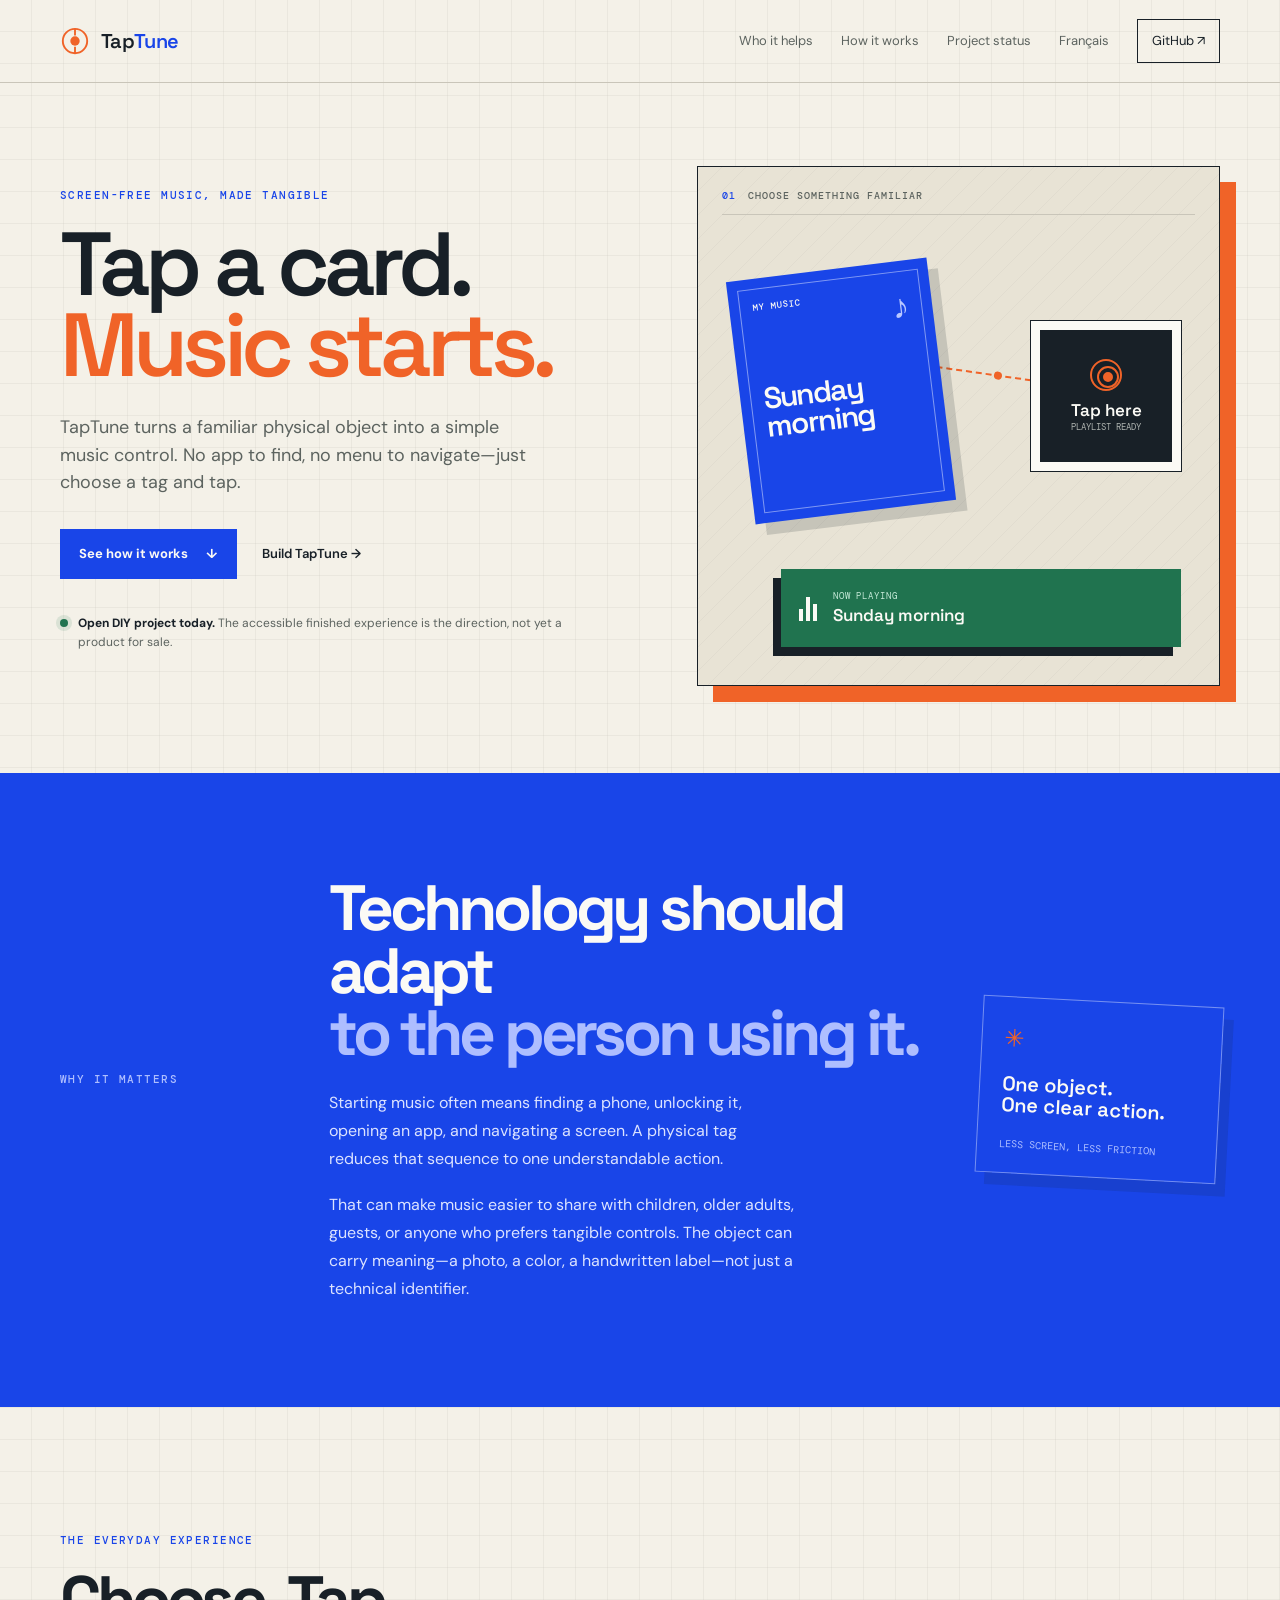
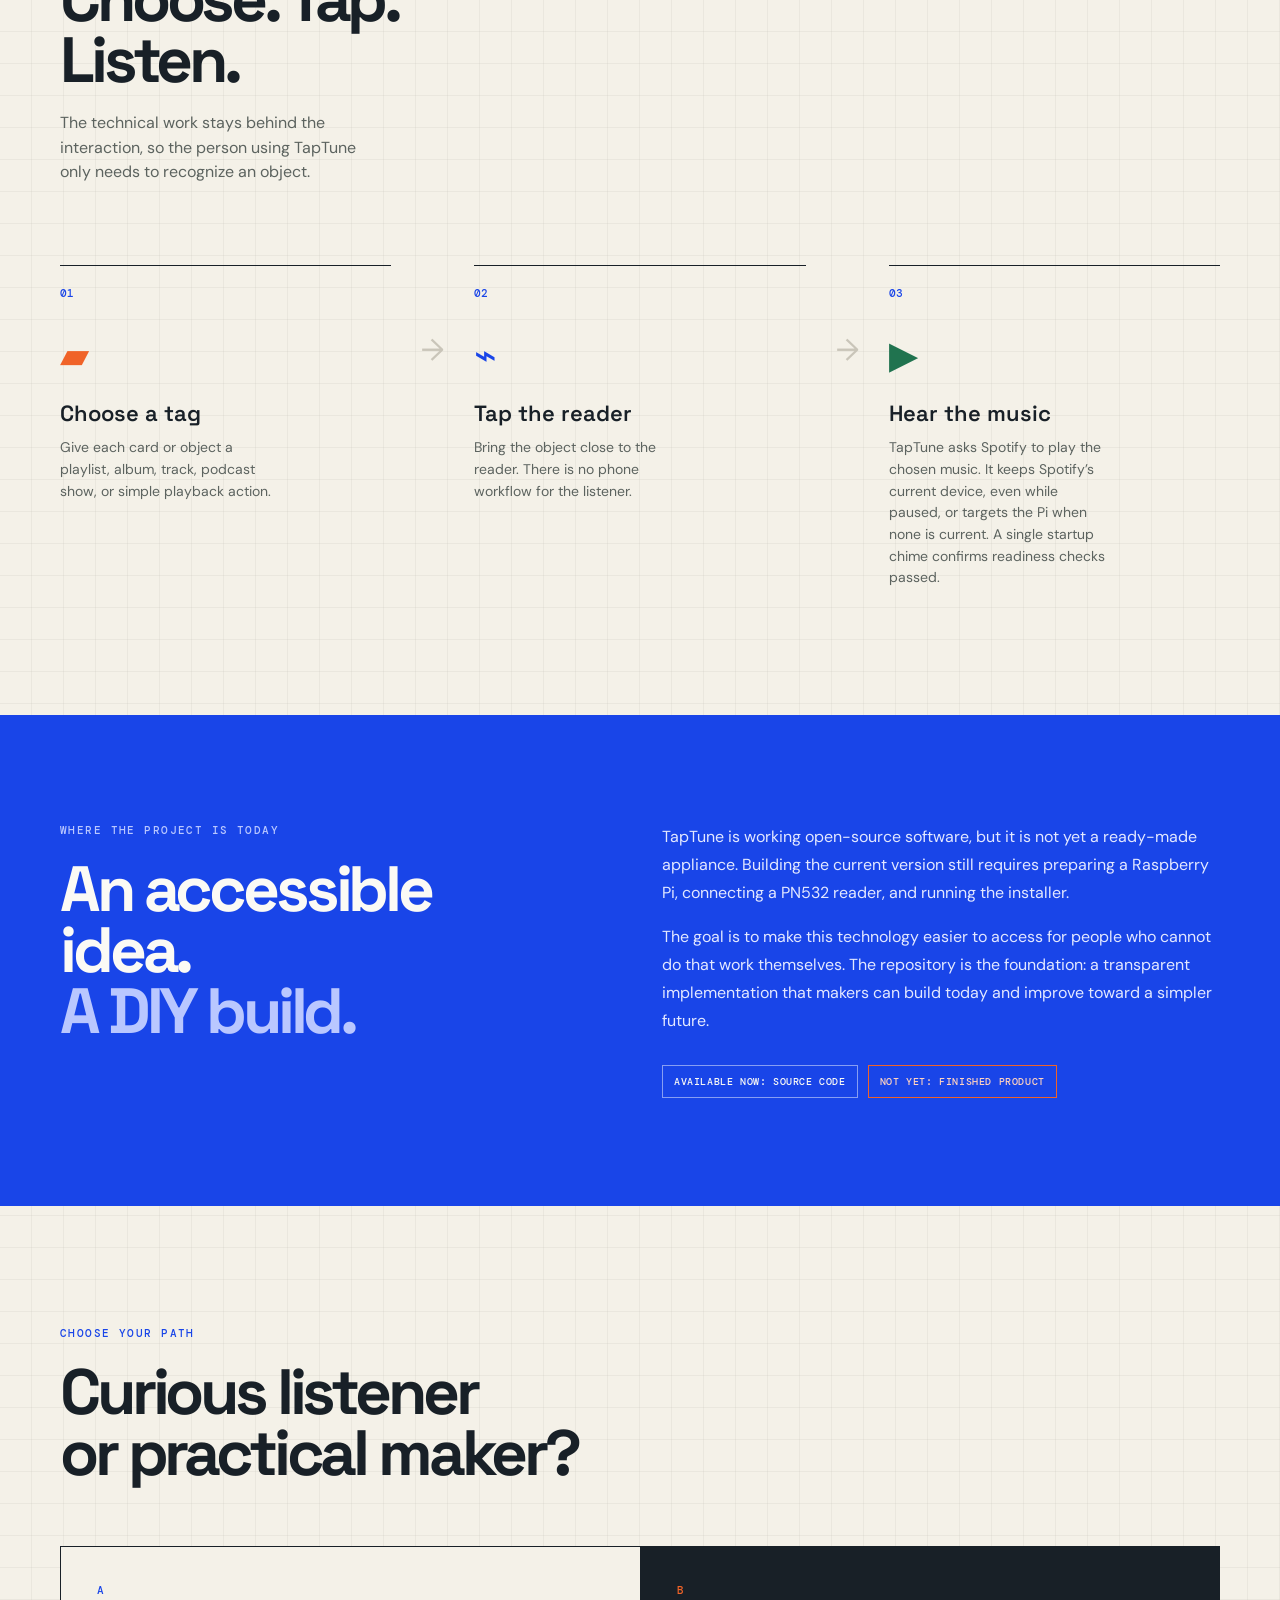
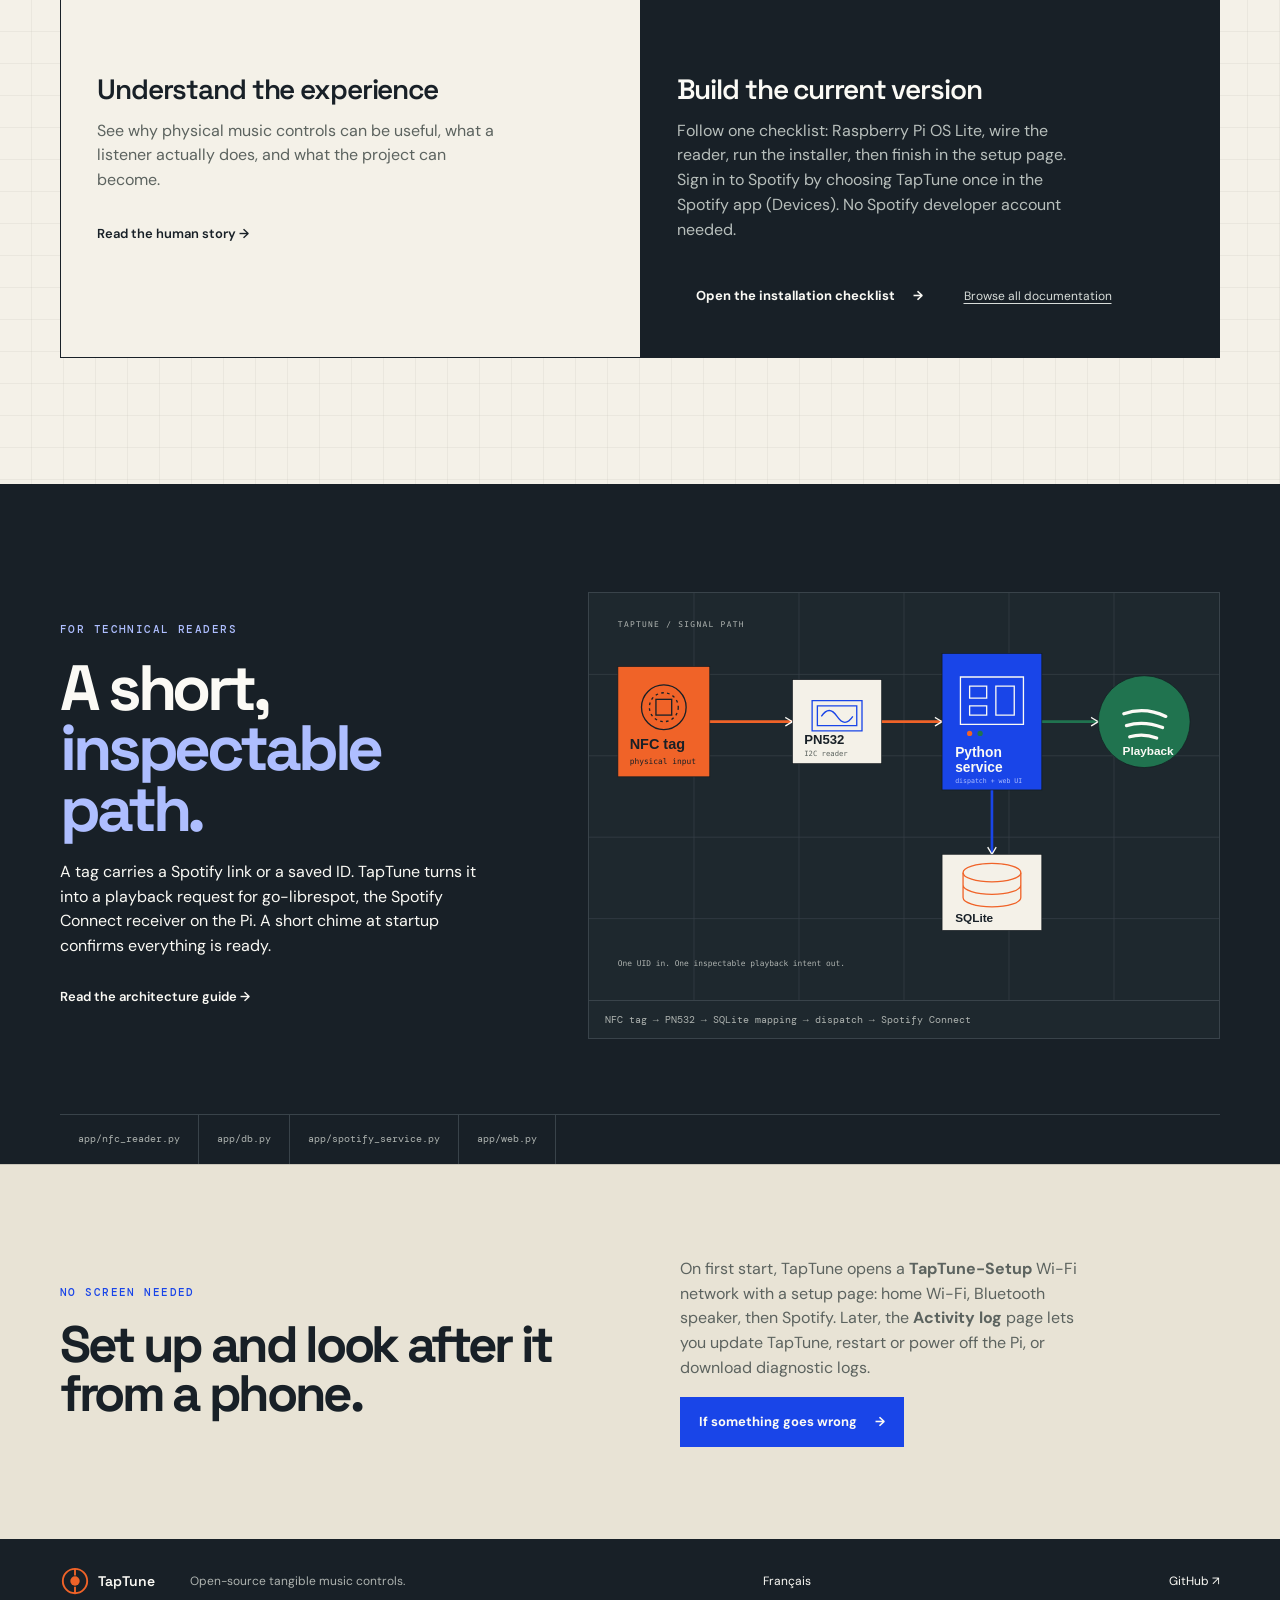
<file: docs/index.html>
<!DOCTYPE html>
<html lang="en">
  <head>
    <meta charset="UTF-8" />
    <meta name="viewport" content="width=device-width, initial-scale=1.0" />
    <meta name="theme-color" content="#f4f1e8" />
    <title>TapTune — music at the touch of a tag</title>
    <meta name="description" content="TapTune makes music easier to reach: tap a familiar NFC object to start a playlist without opening a phone." />
    <link rel="canonical" href="https://donatiencorrea.github.io/TapTune/" />
    <link rel="alternate" hreflang="en" href="https://donatiencorrea.github.io/TapTune/" />
    <link rel="alternate" hreflang="fr" href="https://donatiencorrea.github.io/TapTune/fr/" />
    <link rel="alternate" hreflang="x-default" href="https://donatiencorrea.github.io/TapTune/" />
    <link rel="stylesheet" href="styles.css" />
  </head>
  <body>
    <a class="skip-link" href="#main-content">Skip to content</a>

    <header class="site-header">
      <div class="shell header-inner">
        <a class="wordmark" href="#main-content" aria-label="TapTune home">
          <svg class="wordmark-mark" viewBox="0 0 32 32" aria-hidden="true"><circle cx="16" cy="16" r="13" /><circle cx="16" cy="16" r="5" /><path d="M16 3v7M16 22v7" /></svg>
          <span>Tap<span>Tune</span></span>
        </a>
        <nav class="site-nav" aria-label="Primary navigation">
          <a href="#for-whom">Who it helps</a>
          <a href="#how-it-works">How it works</a>
          <a href="#today">Project status</a>
          <a href="fr/" lang="fr" hreflang="fr">Français</a>
          <a class="nav-cta" href="https://github.com/DonatienCorrea/TapTune">GitHub <span aria-hidden="true">↗</span></a>
        </nav>
      </div>
    </header>

    <main id="main-content">
      <section class="hero shell">
        <div class="hero-copy">
          <p class="kicker">Screen-free music, made tangible</p>
          <h1>Tap a card.<br /><em>Music starts.</em></h1>
          <p class="hero-lede">TapTune turns a familiar physical object into a simple music control. No app to find, no menu to navigate—just choose a tag and tap.</p>
          <div class="hero-actions">
            <a class="button button-primary" href="#how-it-works">See how it works <span aria-hidden="true">↓</span></a>
            <a class="text-link" href="#build">Build TapTune <span aria-hidden="true">→</span></a>
          </div>
          <p class="hero-note"><span class="status-dot" aria-hidden="true"></span><span><strong>Open DIY project today.</strong> The accessible finished experience is the direction, not yet a product for sale.</span></p>
        </div>

        <div class="tap-demo" aria-label="Illustration: a music card is tapped on a reader and starts a playlist">
          <div class="demo-caption"><span>01</span> Choose something familiar</div>
          <div class="music-card">
            <span class="card-eyebrow">My music</span>
            <strong>Sunday<br />morning</strong>
            <span class="card-mark" aria-hidden="true">♪</span>
          </div>
          <div class="signal-line" aria-hidden="true"><span></span><span></span><span></span></div>
          <div class="tap-base">
            <span class="tap-rings" aria-hidden="true"></span>
            <strong>Tap here</strong>
            <small>playlist ready</small>
          </div>
          <div class="now-playing"><span class="equalizer" aria-hidden="true"><i></i><i></i><i></i></span><span><small>Now playing</small><strong>Sunday morning</strong></span></div>
        </div>
      </section>

      <section class="manifesto" id="for-whom">
        <div class="shell manifesto-grid">
          <p class="section-index">Why it matters</p>
          <div>
            <h2>Technology should adapt<br /><span>to the person using it.</span></h2>
            <p class="body-copy">Starting music often means finding a phone, unlocking it, opening an app, and navigating a screen. A physical tag reduces that sequence to one understandable action.</p>
            <p class="body-copy">That can make music easier to share with children, older adults, guests, or anyone who prefers tangible controls. The object can carry meaning—a photo, a color, a handwritten label—not just a technical identifier.</p>
          </div>
          <div class="fact-stamp">
            <span class="stamp-icon" aria-hidden="true">✳</span>
            <strong>One object.<br />One clear action.</strong>
            <small>less screen, less friction</small>
          </div>
        </div>
      </section>

      <section class="section shell" id="how-it-works">
        <div class="section-heading">
          <p class="section-index">The everyday experience</p>
          <h2>Choose. Tap.<br />Listen.</h2>
          <p>The technical work stays behind the interaction, so the person using TapTune only needs to recognize an object.</p>
        </div>
        <div class="loop">
          <article class="loop-step"><div class="step-number">01</div><div class="step-glyph" aria-hidden="true">▰</div><h3>Choose a tag</h3><p>Give each card or object a playlist, album, track, podcast show, or simple playback action.</p></article>
          <div class="loop-arrow" aria-hidden="true">→</div>
          <article class="loop-step"><div class="step-number">02</div><div class="step-glyph glyph-map" aria-hidden="true">⌁</div><h3>Tap the reader</h3><p>Bring the object close to the reader. There is no phone workflow for the listener.</p></article>
          <div class="loop-arrow" aria-hidden="true">→</div>
          <article class="loop-step"><div class="step-number">03</div><div class="step-glyph glyph-play" aria-hidden="true">▶</div><h3>Hear the music</h3><p>TapTune asks Spotify to play the chosen music. It keeps Spotify’s current device, even while paused, or targets the Pi when none is current. A single startup chime confirms readiness checks passed.</p></article>
        </div>
      </section>

      <section class="status-section" id="today">
        <div class="shell status-grid">
          <div>
            <p class="section-index">Where the project is today</p>
            <h2>An accessible idea.<br /><em>A DIY build.</em></h2>
          </div>
          <div class="status-copy">
            <p>TapTune is working open-source software, but it is not yet a ready-made appliance. Building the current version still requires preparing a Raspberry Pi, connecting a PN532 reader, and running the installer.</p>
            <p>The goal is to make this technology easier to access for people who cannot do that work themselves. The repository is the foundation: a transparent implementation that makers can build today and improve toward a simpler future.</p>
            <div class="status-labels"><span>Available now: source code</span><span>Not yet: finished product</span></div>
          </div>
        </div>
      </section>

      <section class="paths shell">
        <div class="section-heading">
          <p class="section-index">Choose your path</p>
          <h2>Curious listener<br />or practical maker?</h2>
        </div>
        <div class="path-grid">
          <article class="path path-listener">
            <span class="path-number">A</span>
            <h3>Understand the experience</h3>
            <p>See why physical music controls can be useful, what a listener actually does, and what the project can become.</p>
            <a class="text-link" href="#for-whom">Read the human story <span aria-hidden="true">→</span></a>
          </article>
          <article class="path path-maker" id="build">
            <span class="path-number">B</span>
            <h3>Build the current version</h3>
            <p>Follow one checklist: Raspberry Pi OS Lite, wire the reader, run the installer, then finish in the setup page. Sign in to Spotify by choosing TapTune once in the Spotify app (Devices). No Spotify developer account needed.</p>
            <a class="button button-dark" href="raspberry-pi-service.html">Open the installation checklist <span aria-hidden="true">→</span></a>
            <a class="path-secondary" href="README.html">Browse all documentation</a>
          </article>
        </div>
      </section>

      <section class="blueprint" id="architecture">
        <div class="shell blueprint-grid">
          <div class="section-heading blueprint-heading">
            <p class="section-index">For technical readers</p>
            <h2>A short,<br /><span>inspectable path.</span></h2>
            <p>A tag carries a Spotify link or a saved ID. TapTune turns it into a playback request for go-librespot, the Spotify Connect receiver on the Pi. A short chime at startup confirms everything is ready.</p>
            <a class="text-link light-link" href="architecture.html">Read the architecture guide <span aria-hidden="true">→</span></a>
          </div>
          <figure class="architecture-figure">
            <img src="assets/signal-path.svg" width="960" height="620" alt="Signal path from an NFC tag through a PN532 reader and Python service to Spotify, with SQLite storing assignments" loading="lazy" />
            <figcaption>NFC tag → PN532 → SQLite mapping → dispatch → Spotify Connect</figcaption>
          </figure>
        </div>
        <div class="shell file-strip" aria-label="Project modules"><span>app/nfc_reader.py</span><span>app/db.py</span><span>app/spotify_service.py</span><span>app/web.py</span></div>
      </section>

      <section class="simulation">
        <div class="shell simulation-grid">
          <div><p class="section-index">No screen needed</p><h2>Set up and look after it<br />from a phone.</h2></div>
          <div>
            <p>On first start, TapTune opens a <strong>TapTune-Setup</strong> Wi-Fi network with a setup page: home Wi-Fi, Bluetooth speaker, then Spotify. Later, the <strong>Activity log</strong> page lets you update TapTune, restart or power off the Pi, or download diagnostic logs.</p>
            <a class="button button-primary" href="troubleshooting.html">If something goes wrong <span aria-hidden="true">→</span></a>
          </div>
        </div>
      </section>
    </main>

    <footer class="site-footer">
      <div class="shell footer-inner">
        <p><svg class="wordmark-mark" viewBox="0 0 32 32" aria-hidden="true"><circle cx="16" cy="16" r="13" /><circle cx="16" cy="16" r="5" /><path d="M16 3v7M16 22v7" /></svg> TapTune</p>
        <p>Open-source tangible music controls.</p>
        <a href="fr/" lang="fr">Français</a>
        <a href="https://github.com/DonatienCorrea/TapTune">GitHub <span aria-hidden="true">↗</span></a>
      </div>
    </footer>
  </body>
</html>
</file>
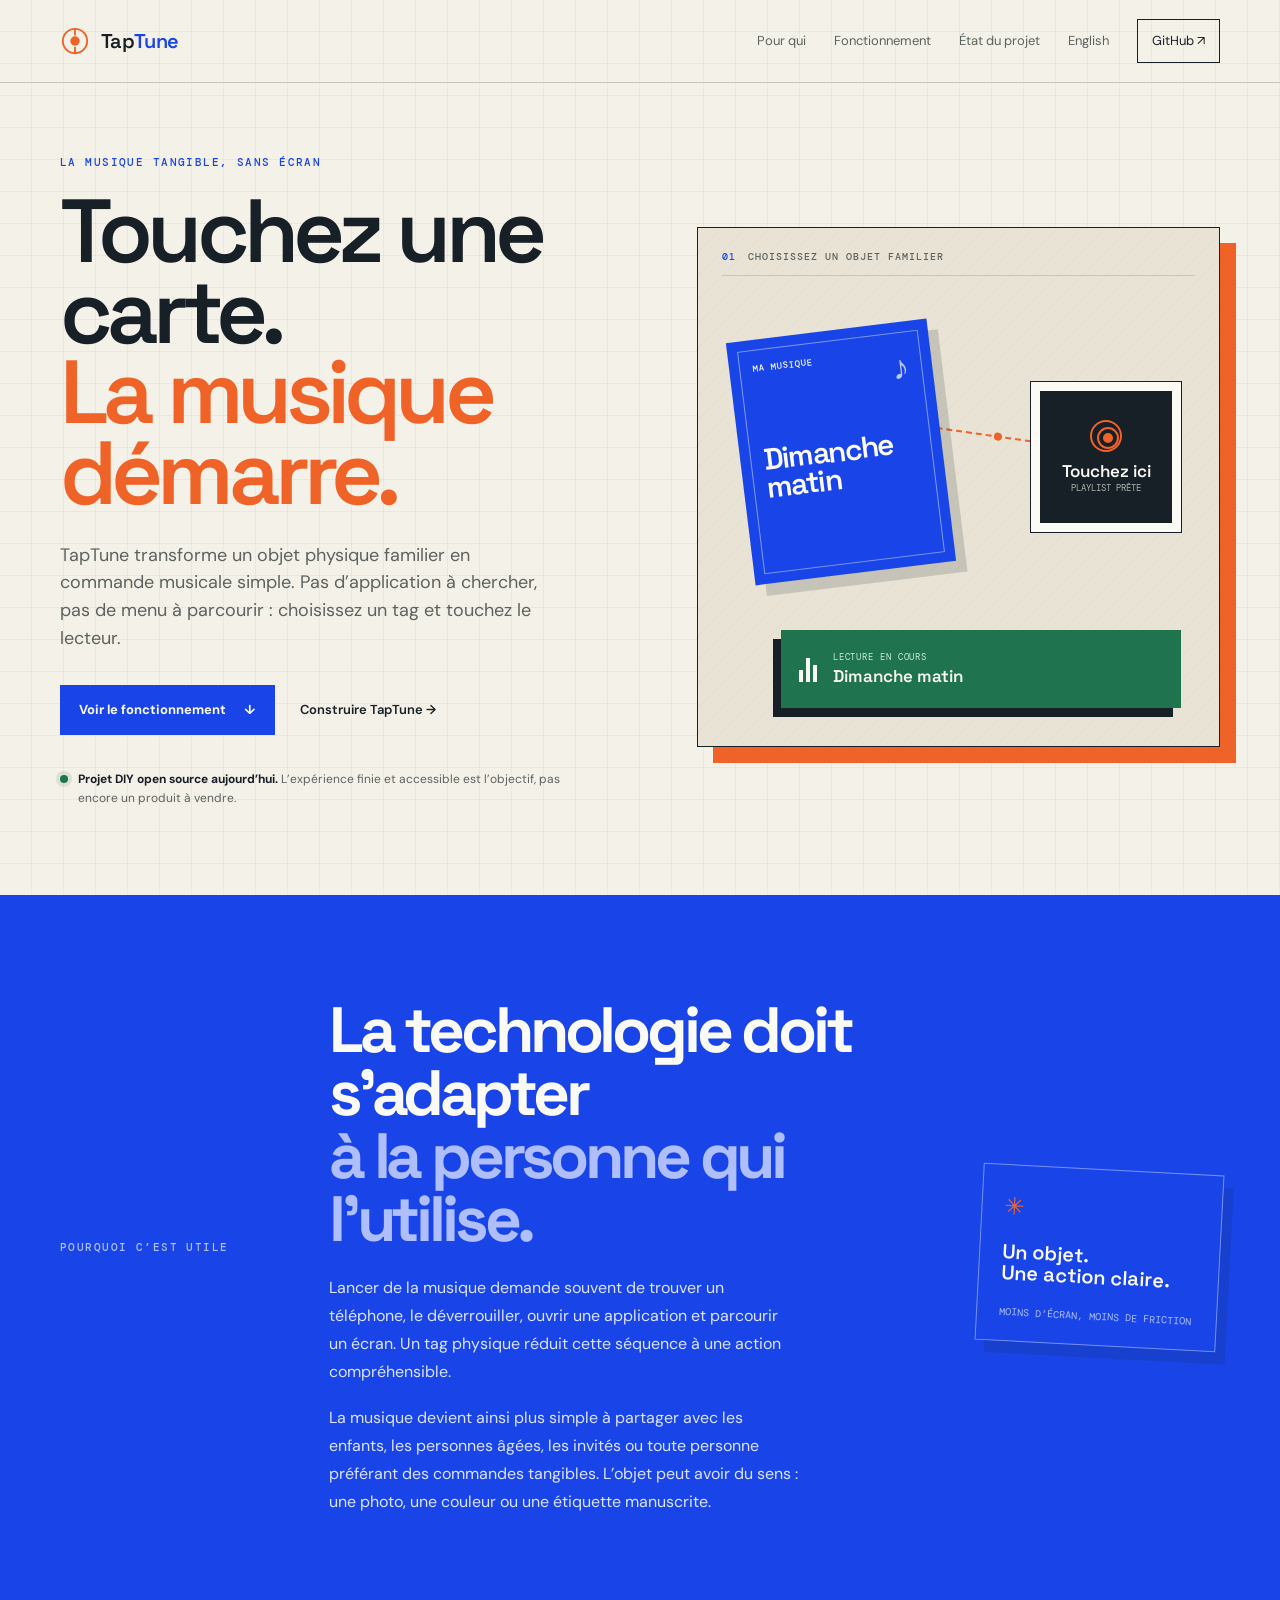
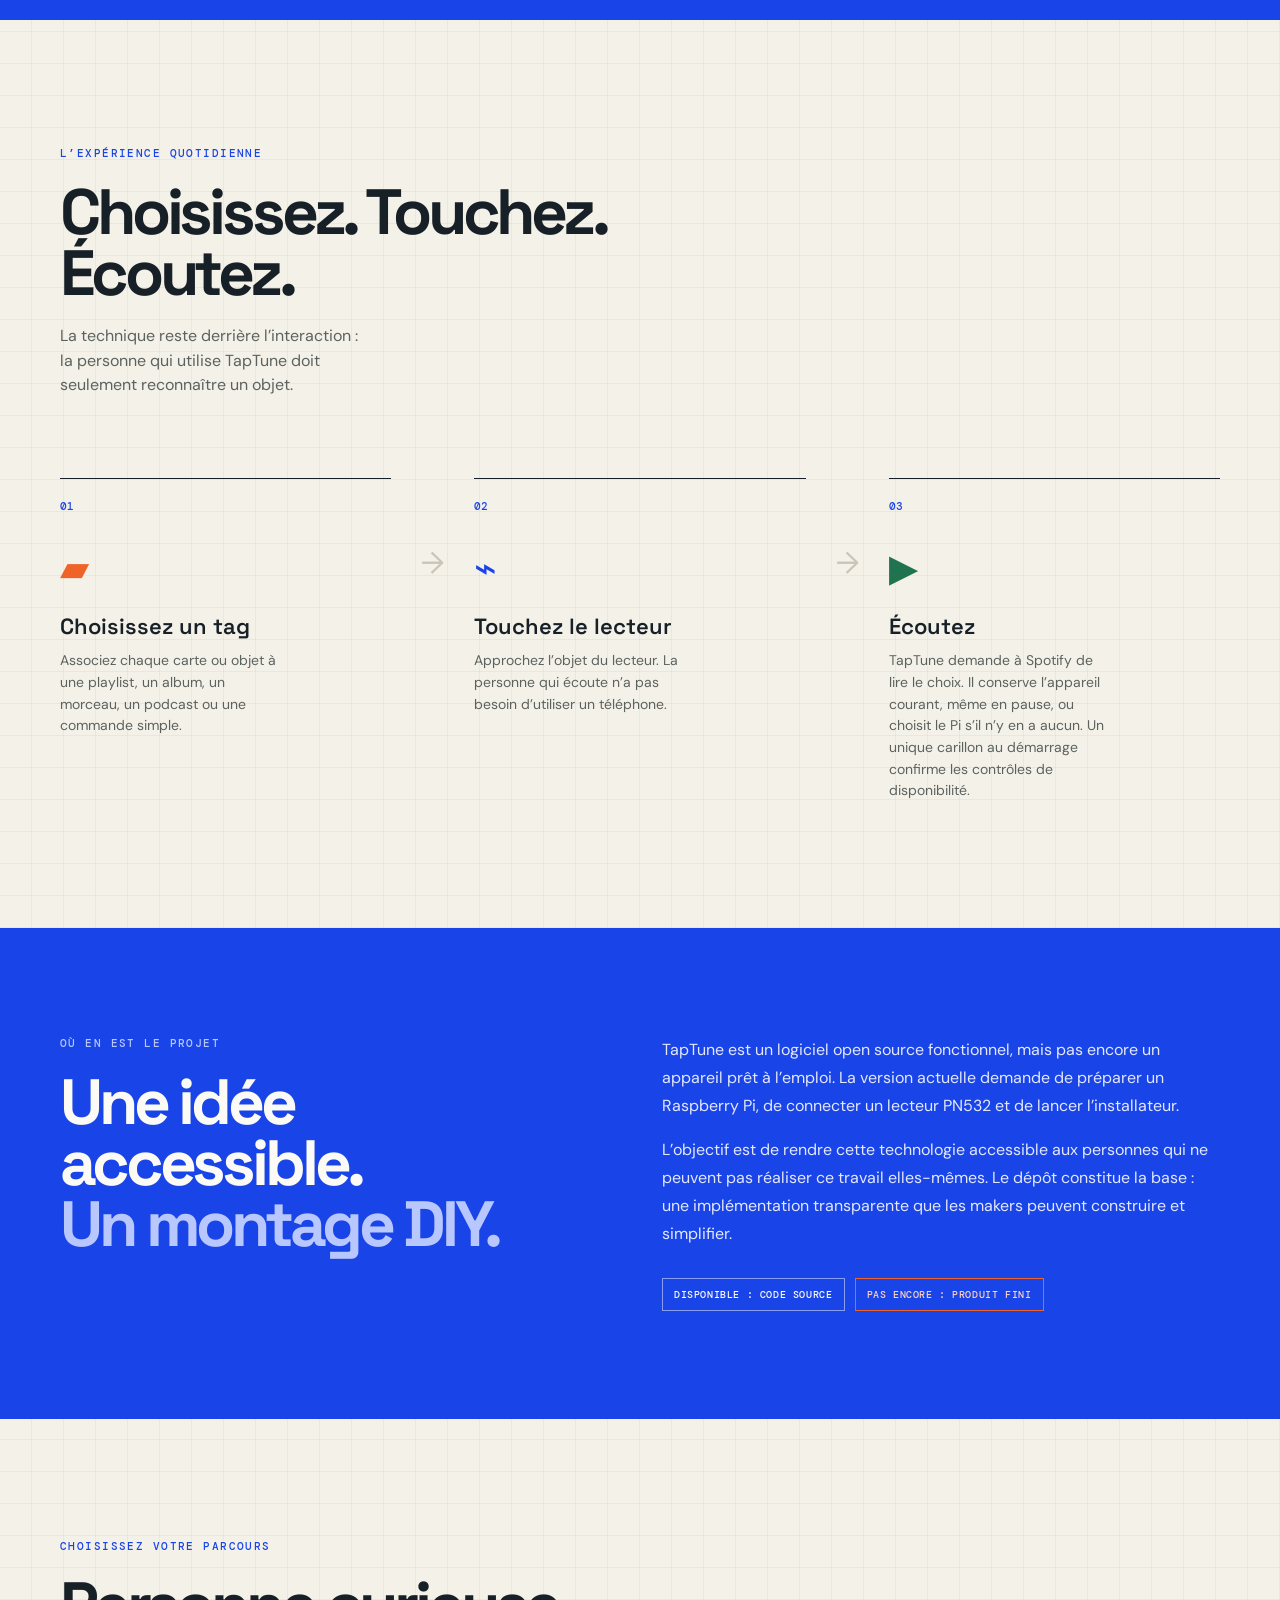
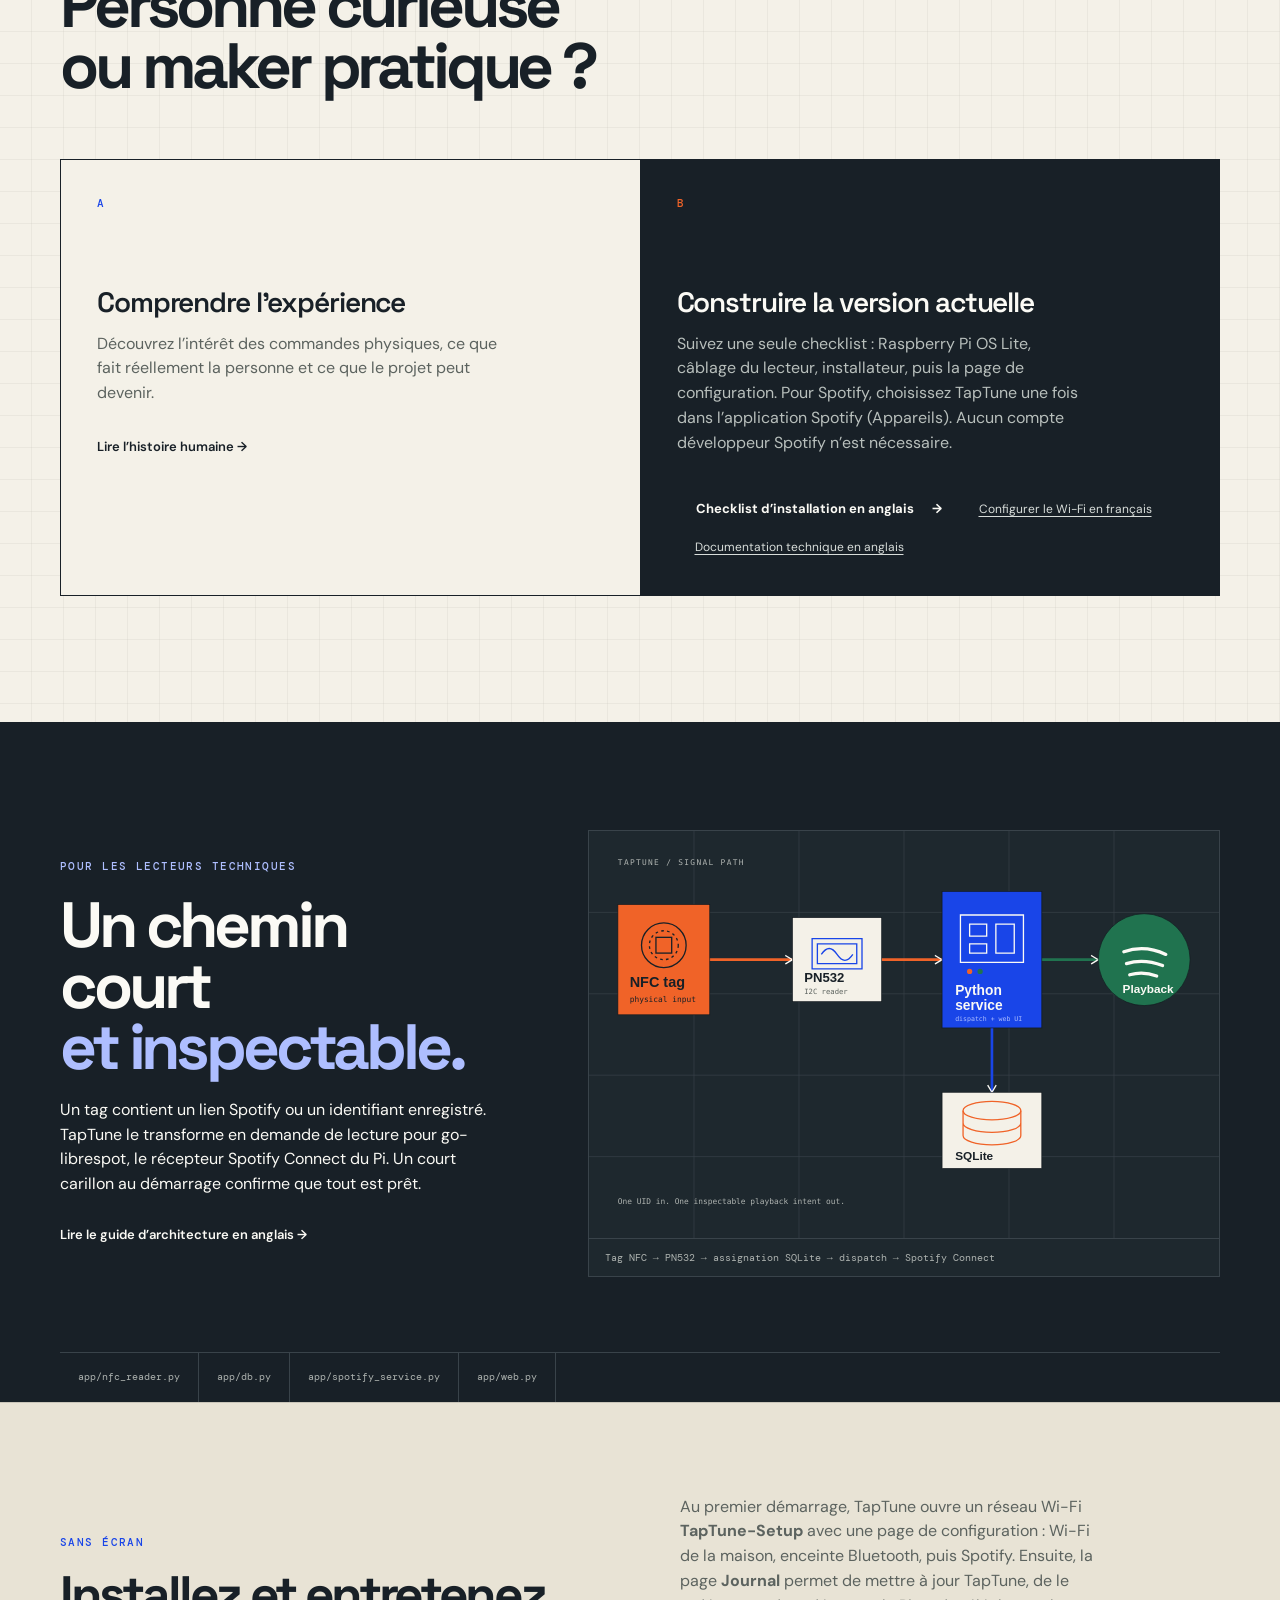
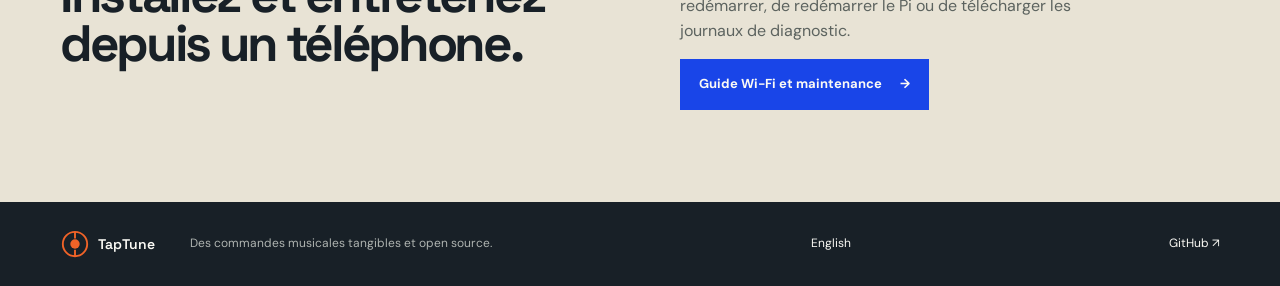
<file: docs/fr/index.html>
<!DOCTYPE html>
<html lang="fr">
  <head>
    <meta charset="UTF-8" />
    <meta name="viewport" content="width=device-width, initial-scale=1.0" />
    <meta name="theme-color" content="#f4f1e8" />
    <title>TapTune — la musique au toucher d’un tag</title>
    <meta name="description" content="TapTune rend la musique plus facile d’accès : touchez un objet NFC familier pour lancer une playlist sans ouvrir de téléphone." />
    <link rel="canonical" href="https://donatiencorrea.github.io/TapTune/fr/" />
    <link rel="alternate" hreflang="en" href="https://donatiencorrea.github.io/TapTune/" />
    <link rel="alternate" hreflang="fr" href="https://donatiencorrea.github.io/TapTune/fr/" />
    <link rel="alternate" hreflang="x-default" href="https://donatiencorrea.github.io/TapTune/" />
    <link rel="stylesheet" href="../styles.css" />
  </head>
  <body>
    <a class="skip-link" href="#main-content">Aller au contenu</a>

    <header class="site-header">
      <div class="shell header-inner">
        <a class="wordmark" href="#main-content" aria-label="Accueil TapTune">
          <svg class="wordmark-mark" viewBox="0 0 32 32" aria-hidden="true"><circle cx="16" cy="16" r="13" /><circle cx="16" cy="16" r="5" /><path d="M16 3v7M16 22v7" /></svg>
          <span>Tap<span>Tune</span></span>
        </a>
        <nav class="site-nav" aria-label="Navigation principale">
          <a href="#for-whom">Pour qui</a>
          <a href="#how-it-works">Fonctionnement</a>
          <a href="#today">État du projet</a>
          <a href="../" lang="en" hreflang="en">English</a>
          <a class="nav-cta" href="https://github.com/DonatienCorrea/TapTune">GitHub <span aria-hidden="true">↗</span></a>
        </nav>
      </div>
    </header>

    <main id="main-content">
      <section class="hero shell">
        <div class="hero-copy">
          <p class="kicker">La musique tangible, sans écran</p>
          <h1>Touchez une carte.<br /><em>La musique démarre.</em></h1>
          <p class="hero-lede">TapTune transforme un objet physique familier en commande musicale simple. Pas d’application à chercher, pas de menu à parcourir : choisissez un tag et touchez le lecteur.</p>
          <div class="hero-actions">
            <a class="button button-primary" href="#how-it-works">Voir le fonctionnement <span aria-hidden="true">↓</span></a>
            <a class="text-link" href="#build">Construire TapTune <span aria-hidden="true">→</span></a>
          </div>
          <p class="hero-note"><span class="status-dot" aria-hidden="true"></span><span><strong>Projet DIY open source aujourd’hui.</strong> L’expérience finie et accessible est l’objectif, pas encore un produit à vendre.</span></p>
        </div>

        <div class="tap-demo" aria-label="Illustration : une carte musicale touche un lecteur et lance une playlist">
          <div class="demo-caption"><span>01</span> Choisissez un objet familier</div>
          <div class="music-card">
            <span class="card-eyebrow">Ma musique</span>
            <strong>Dimanche<br />matin</strong>
            <span class="card-mark" aria-hidden="true">♪</span>
          </div>
          <div class="signal-line" aria-hidden="true"><span></span><span></span><span></span></div>
          <div class="tap-base">
            <span class="tap-rings" aria-hidden="true"></span>
            <strong>Touchez ici</strong>
            <small>playlist prête</small>
          </div>
          <div class="now-playing"><span class="equalizer" aria-hidden="true"><i></i><i></i><i></i></span><span><small>Lecture en cours</small><strong>Dimanche matin</strong></span></div>
        </div>
      </section>

      <section class="manifesto" id="for-whom">
        <div class="shell manifesto-grid">
          <p class="section-index">Pourquoi c’est utile</p>
          <div>
            <h2>La technologie doit s’adapter<br /><span>à la personne qui l’utilise.</span></h2>
            <p class="body-copy">Lancer de la musique demande souvent de trouver un téléphone, le déverrouiller, ouvrir une application et parcourir un écran. Un tag physique réduit cette séquence à une action compréhensible.</p>
            <p class="body-copy">La musique devient ainsi plus simple à partager avec les enfants, les personnes âgées, les invités ou toute personne préférant des commandes tangibles. L’objet peut avoir du sens : une photo, une couleur ou une étiquette manuscrite.</p>
          </div>
          <div class="fact-stamp">
            <span class="stamp-icon" aria-hidden="true">✳</span>
            <strong>Un objet.<br />Une action claire.</strong>
            <small>moins d’écran, moins de friction</small>
          </div>
        </div>
      </section>

      <section class="section shell" id="how-it-works">
        <div class="section-heading">
          <p class="section-index">L’expérience quotidienne</p>
          <h2>Choisissez. Touchez.<br />Écoutez.</h2>
          <p>La technique reste derrière l’interaction : la personne qui utilise TapTune doit seulement reconnaître un objet.</p>
        </div>
        <div class="loop">
          <article class="loop-step"><div class="step-number">01</div><div class="step-glyph" aria-hidden="true">▰</div><h3>Choisissez un tag</h3><p>Associez chaque carte ou objet à une playlist, un album, un morceau, un podcast ou une commande simple.</p></article>
          <div class="loop-arrow" aria-hidden="true">→</div>
          <article class="loop-step"><div class="step-number">02</div><div class="step-glyph glyph-map" aria-hidden="true">⌁</div><h3>Touchez le lecteur</h3><p>Approchez l’objet du lecteur. La personne qui écoute n’a pas besoin d’utiliser un téléphone.</p></article>
          <div class="loop-arrow" aria-hidden="true">→</div>
          <article class="loop-step"><div class="step-number">03</div><div class="step-glyph glyph-play" aria-hidden="true">▶</div><h3>Écoutez</h3><p>TapTune demande à Spotify de lire le choix. Il conserve l’appareil courant, même en pause, ou choisit le Pi s’il n’y en a aucun. Un unique carillon au démarrage confirme les contrôles de disponibilité.</p></article>
        </div>
      </section>

      <section class="status-section" id="today">
        <div class="shell status-grid">
          <div><p class="section-index">Où en est le projet</p><h2>Une idée accessible.<br /><em>Un montage DIY.</em></h2></div>
          <div class="status-copy">
            <p>TapTune est un logiciel open source fonctionnel, mais pas encore un appareil prêt à l’emploi. La version actuelle demande de préparer un Raspberry Pi, de connecter un lecteur PN532 et de lancer l’installateur.</p>
            <p>L’objectif est de rendre cette technologie accessible aux personnes qui ne peuvent pas réaliser ce travail elles-mêmes. Le dépôt constitue la base : une implémentation transparente que les makers peuvent construire et simplifier.</p>
            <div class="status-labels"><span>Disponible : code source</span><span>Pas encore : produit fini</span></div>
          </div>
        </div>
      </section>

      <section class="paths shell">
        <div class="section-heading"><p class="section-index">Choisissez votre parcours</p><h2>Personne curieuse<br />ou maker pratique ?</h2></div>
        <div class="path-grid">
          <article class="path path-listener"><span class="path-number">A</span><h3>Comprendre l’expérience</h3><p>Découvrez l’intérêt des commandes physiques, ce que fait réellement la personne et ce que le projet peut devenir.</p><a class="text-link" href="#for-whom">Lire l’histoire humaine <span aria-hidden="true">→</span></a></article>
          <article class="path path-maker" id="build"><span class="path-number">B</span><h3>Construire la version actuelle</h3><p>Suivez une seule checklist : Raspberry Pi OS Lite, câblage du lecteur, installateur, puis la page de configuration. Pour Spotify, choisissez TapTune une fois dans l’application Spotify (Appareils). Aucun compte développeur Spotify n’est nécessaire.</p><a class="button button-dark" href="../raspberry-pi-service.html">Checklist d’installation en anglais <span aria-hidden="true">→</span></a><a class="path-secondary" href="wi-fi.html">Configurer le Wi-Fi en français</a><a class="path-secondary" href="../README.html">Documentation technique en anglais</a></article>
        </div>
      </section>

      <section class="blueprint" id="architecture">
        <div class="shell blueprint-grid">
          <div class="section-heading blueprint-heading">
            <p class="section-index">Pour les lecteurs techniques</p>
            <h2>Un chemin court<br /><span>et inspectable.</span></h2>
            <p>Un tag contient un lien Spotify ou un identifiant enregistré. TapTune le transforme en demande de lecture pour go-librespot, le récepteur Spotify Connect du Pi. Un court carillon au démarrage confirme que tout est prêt.</p>
            <a class="text-link light-link" href="../architecture.html">Lire le guide d’architecture en anglais <span aria-hidden="true">→</span></a>
          </div>
          <figure class="architecture-figure">
            <img src="../assets/signal-path.svg" width="960" height="620" alt="Chemin du signal d’un tag NFC vers Spotify via le PN532, SQLite et le service Python" loading="lazy" />
            <figcaption>Tag NFC → PN532 → assignation SQLite → dispatch → Spotify Connect</figcaption>
          </figure>
        </div>
        <div class="shell file-strip" aria-label="Modules du projet"><span>app/nfc_reader.py</span><span>app/db.py</span><span>app/spotify_service.py</span><span>app/web.py</span></div>
      </section>

      <section class="simulation">
        <div class="shell simulation-grid">
          <div><p class="section-index">Sans écran</p><h2>Installez et entretenez<br />depuis un téléphone.</h2></div>
          <div>
            <p>Au premier démarrage, TapTune ouvre un réseau Wi-Fi <strong>TapTune-Setup</strong> avec une page de configuration : Wi-Fi de la maison, enceinte Bluetooth, puis Spotify. Ensuite, la page <strong>Journal</strong> permet de mettre à jour TapTune, de le redémarrer, de redémarrer le Pi ou de télécharger les journaux de diagnostic.</p>
            <a class="button button-primary" href="wi-fi.html">Guide Wi-Fi et maintenance <span aria-hidden="true">→</span></a>
          </div>
        </div>
      </section>
    </main>

    <footer class="site-footer">
      <div class="shell footer-inner">
        <p><svg class="wordmark-mark" viewBox="0 0 32 32" aria-hidden="true"><circle cx="16" cy="16" r="13" /><circle cx="16" cy="16" r="5" /><path d="M16 3v7M16 22v7" /></svg> TapTune</p>
        <p>Des commandes musicales tangibles et open source.</p>
        <a href="../" lang="en">English</a>
        <a href="https://github.com/DonatienCorrea/TapTune">GitHub <span aria-hidden="true">↗</span></a>
      </div>
    </footer>
  </body>
</html>
</file>
<file: docs/styles.css>
@import url("https://fonts.googleapis.com/css2?family=DM+Mono:wght@400;500&family=DM+Sans:wght@400;500;600;700&family=Space+Grotesk:wght@500;600;700&display=swap");

:root {
  --paper: #f4f1e8;
  --paper-deep: #e8e3d5;
  --ink: #182027;
  --muted: #5c635f;
  --line: #c9c5b9;
  --blue: #1945e8;
  --blue-dark: #1232aa;
  --orange: #f06328;
  --green: #20734f;
  --white: #fbfaf5;
}

* { box-sizing: border-box; }

html { scroll-behavior: smooth; }

body {
  margin: 0;
  overflow-x: hidden;
  background: var(--paper);
  color: var(--ink);
  font-family: "DM Sans", sans-serif;
  line-height: 1.55;
  -webkit-font-smoothing: antialiased;
  background-image: url("data:image/svg+xml,%3Csvg xmlns='http://www.w3.org/2000/svg' width='32' height='32' viewBox='0 0 32 32'%3E%3Cpath d='M0 31.5h32M31.5 0v32' stroke='%23c9c5b9' stroke-opacity='.22' stroke-width='1'/%3E%3C/svg%3E");
}

a { color: inherit; }
button, a { touch-action: manipulation; }

a:focus-visible, button:focus-visible, input:focus-visible {
  outline: 3px solid var(--orange);
  outline-offset: 4px;
}

::selection { color: var(--white); background: var(--blue); }

.shell { width: min(1160px, calc(100% - 64px)); margin: 0 auto; }
.skip-link { position: absolute; left: 20px; top: -60px; padding: 12px 16px; background: var(--ink); color: var(--white); z-index: 10; }
.skip-link:focus { top: 20px; }
h1, h2, h3, [id] { scroll-margin-top: 28px; }

.site-header { border-bottom: 1px solid var(--line); }
.header-inner { min-height: 82px; display: flex; align-items: center; justify-content: space-between; gap: 32px; }
.wordmark { display: inline-flex; align-items: center; gap: 11px; text-decoration: none; font: 600 20px "Space Grotesk", sans-serif; letter-spacing: -0.035em; white-space: nowrap; }
.wordmark > span:last-child span { color: var(--blue); }
.wordmark-mark { width: 30px; height: 30px; flex: 0 0 auto; fill: none; stroke: var(--orange); stroke-width: 2; }
.wordmark-mark circle:nth-child(2) { fill: var(--orange); stroke: none; }
.site-nav { display: flex; align-items: center; gap: 28px; font-size: 13px; color: var(--muted); }
.site-nav a { text-decoration: none; transition: color .2s ease; }
.site-nav a:hover { color: var(--blue); }
.nav-cta { padding: 11px 14px; border: 1px solid var(--ink); color: var(--ink) !important; }
.nav-cta:hover { background: var(--ink); color: var(--white) !important; }

.hero { min-height: 690px; display: grid; grid-template-columns: minmax(0, 1fr) minmax(430px, .92fr); align-items: center; gap: 68px; padding-top: 72px; padding-bottom: 76px; }
.kicker, .section-index { margin: 0 0 22px; font: 500 11px "DM Mono", monospace; letter-spacing: .13em; text-transform: uppercase; color: var(--blue); }
h1, h2, h3, p { margin-top: 0; }
h1, h2 { font-family: "Space Grotesk", sans-serif; letter-spacing: -.065em; }
h1 { max-width: 680px; margin-bottom: 28px; font-size: clamp(58px, 7vw, 104px); font-weight: 600; line-height: .9; }
h1 em, h2 em { color: var(--orange); font-style: normal; }
.hero-lede { max-width: 490px; margin-bottom: 32px; font-size: 18px; line-height: 1.55; color: var(--muted); }
.hero-actions { display: flex; align-items: center; gap: 25px; margin-bottom: 35px; }
.button { display: inline-flex; align-items: center; gap: 18px; min-height: 48px; padding: 14px 18px; border: 1px solid transparent; text-decoration: none; font-weight: 700; font-size: 13px; transition: transform .2s ease, background-color .2s ease, color .2s ease; }
.button:hover { transform: translateY(-2px); }
.button-primary { color: var(--white); background: var(--blue); }
.button-primary:hover { background: var(--blue-dark); }
.button-dark { color: var(--white); background: var(--ink); }
.button-dark:hover { background: var(--blue); }
.text-link { text-decoration: none; font-weight: 600; font-size: 13px; }
.text-link:hover { color: var(--blue); }
.hero > * { min-width: 0; }
.hero-note { display: grid; grid-template-columns: auto minmax(0, 1fr); align-items: start; gap: 10px; max-width: 510px; font-size: 12px; color: var(--muted); }
.hero-note strong { color: var(--ink); }
.status-dot { width: 8px; height: 8px; margin-top: 5px; border-radius: 50%; background: var(--green); box-shadow: 0 0 0 4px rgba(32,115,79,.12); }

.tap-demo { position: relative; min-height: 520px; border: 1px solid var(--ink); background: var(--paper-deep); box-shadow: 16px 16px 0 var(--orange); overflow: hidden; }
.tap-demo::before { content: ""; position: absolute; inset: 0; background: linear-gradient(135deg, transparent 49.7%, rgba(24,32,39,.08) 50%, transparent 50.3%); background-size: 24px 24px; opacity: .45; }
.demo-caption { position: absolute; z-index: 2; top: 22px; left: 24px; right: 24px; display: flex; gap: 12px; padding-bottom: 12px; border-bottom: 1px solid var(--line); color: var(--muted); font: 500 10px "DM Mono", monospace; letter-spacing: .1em; text-transform: uppercase; }
.demo-caption span { color: var(--blue); }
.music-card { position: absolute; z-index: 3; top: 102px; left: 42px; width: 202px; height: 244px; padding: 23px; color: var(--white); background: var(--blue); transform: rotate(-7deg); box-shadow: 10px 12px 0 rgba(24,32,39,.16); }
.music-card::after { content: ""; position: absolute; inset: 10px; border: 1px solid rgba(255,255,255,.45); }
.card-eyebrow { position: relative; z-index: 1; display: block; font: 500 9px "DM Mono", monospace; letter-spacing: .12em; text-transform: uppercase; }
.music-card strong { position: relative; z-index: 1; display: block; margin-top: 72px; font: 600 30px/.92 "Space Grotesk", sans-serif; letter-spacing: -.05em; }
.card-mark { position: absolute; z-index: 1; top: 20px; right: 23px; color: #b9c7ff; font-size: 34px; }
.signal-line { position: absolute; z-index: 2; top: 207px; left: 228px; right: 158px; border-top: 2px dashed var(--orange); transform: rotate(8deg); }
.signal-line span { position: absolute; top: -5px; width: 8px; height: 8px; border-radius: 50%; background: var(--orange); }
.signal-line span:nth-child(1) { left: 0; }.signal-line span:nth-child(2) { left: 50%; }.signal-line span:nth-child(3) { right: 0; }
.tap-base { position: absolute; z-index: 3; top: 154px; right: 38px; width: 150px; height: 150px; display: grid; place-content: center; text-align: center; color: var(--white); background: var(--ink); border: 9px solid var(--white); outline: 1px solid var(--ink); }
.tap-base strong { margin-top: 8px; font: 600 17px "Space Grotesk", sans-serif; }
.tap-base small { color: #aeb3b0; font: 9px "DM Mono", monospace; text-transform: uppercase; }
.tap-rings, .tap-rings::before, .tap-rings::after { display: block; width: 32px; height: 32px; margin: 0 auto; border: 2px solid var(--orange); border-radius: 50%; }
.tap-rings::before, .tap-rings::after { content: ""; position: absolute; margin: 0; }
.tap-rings { position: relative; }
.tap-rings::before { inset: 5px; width: 18px; height: 18px; }.tap-rings::after { inset: 11px; width: 6px; height: 6px; background: var(--orange); }
.now-playing { position: absolute; z-index: 4; left: 83px; right: 38px; bottom: 38px; display: flex; align-items: center; gap: 16px; min-height: 78px; padding: 15px 18px; color: var(--white); background: var(--green); box-shadow: -8px 9px 0 var(--ink); }
.now-playing small, .now-playing strong { display: block; }.now-playing small { margin-bottom: 2px; color: #c7ecda; font: 9px "DM Mono", monospace; letter-spacing: .1em; text-transform: uppercase; }.now-playing strong { font: 600 17px "Space Grotesk", sans-serif; }
.equalizer { display: flex; align-items: flex-end; gap: 3px; height: 25px; }.equalizer i { width: 4px; background: var(--white); }.equalizer i:nth-child(1) { height: 12px; }.equalizer i:nth-child(2) { height: 24px; }.equalizer i:nth-child(3) { height: 17px; }

.manifesto { padding: 104px 0; background: var(--blue); color: var(--white); }
.manifesto-grid { display: grid; grid-template-columns: .55fr 1.5fr .6fr; gap: 48px; align-items: center; }
.manifesto .section-index { color: #aebeff; }.manifesto h2 { margin-bottom: 24px; font-size: clamp(42px, 5vw, 72px); line-height: .98; }.manifesto h2 span { color: #aebeff; }
.body-copy { max-width: 470px; margin: 0; color: #dce3ff; font-size: 16px; line-height: 1.75; }
.body-copy + .body-copy { margin-top: 18px; }
.fact-stamp { border: 1px solid rgba(255,255,255,.4); padding: 22px; transform: rotate(3deg); box-shadow: 10px 12px 0 rgba(17, 24, 29, 0.12); }.stamp-icon { display: block; color: var(--orange); font-size: 24px; margin-bottom: 17px; }.fact-stamp strong { display: block; font: 600 20px/1.05 "Space Grotesk", sans-serif; }.fact-stamp small { display: block; margin-top: 22px; color: #aebeff; font: 10px "DM Mono", monospace; text-transform: uppercase; }

.section { padding-top: 126px; padding-bottom: 126px; }
.section-heading h2 { margin-bottom: 20px; font-size: clamp(44px, 5vw, 70px); line-height: .95; }.section-heading > p:last-child { max-width: 310px; color: var(--muted); }
.loop { display: grid; grid-template-columns: 1fr auto 1fr auto 1fr; align-items: start; gap: 30px; margin-top: 80px; }
.loop-step { min-height: 250px; padding-top: 20px; border-top: 1px solid var(--ink); }.step-number { margin-bottom: 36px; color: var(--blue); font: 500 11px "DM Mono", monospace; }.step-glyph { height: 43px; margin-bottom: 20px; color: var(--orange); font-size: 38px; line-height: 1; }.glyph-map { color: var(--blue); }.glyph-play { color: var(--green); }
.loop-step h3 { margin-bottom: 10px; font: 600 22px "Space Grotesk", sans-serif; }.loop-step p { margin: 0; max-width: 220px; color: var(--muted); font-size: 14px; }.loop-arrow { padding-top: 62px; color: var(--line); font-size: 30px; }
code, pre { font-family: "DM Mono", monospace; }.loop-step code { color: var(--blue); font-size: 12px; }

.status-section { padding: 108px 0; color: var(--white); background: var(--blue); }
.status-grid { display: grid; grid-template-columns: .9fr 1fr; gap: 100px; align-items: start; }
.status-section .section-index { color: #b9c7ff; }
.status-section h2 { margin: 0; font-size: clamp(44px, 5vw, 70px); line-height: .95; }
.status-section h2 em { color: #b9c7ff; }
.status-copy p { color: #e3e8ff; font-size: 16px; line-height: 1.75; }
.status-labels { display: flex; flex-wrap: wrap; gap: 10px; margin-top: 30px; }
.status-labels span { padding: 9px 11px; border: 1px solid rgba(255,255,255,.48); font: 500 10px "DM Mono", monospace; letter-spacing: .06em; text-transform: uppercase; }
.status-labels span:last-child { color: #ffd2c0; border-color: var(--orange); }

.paths { padding-top: 120px; padding-bottom: 126px; }
.path-grid { display: grid; grid-template-columns: 1fr 1fr; gap: 1px; margin-top: 62px; background: var(--ink); border: 1px solid var(--ink); }
.path { min-height: 360px; padding: 36px; background: var(--paper); }
.path-maker { color: var(--white); background: var(--ink); }
.path-number { display: block; margin-bottom: 74px; color: var(--blue); font: 500 11px "DM Mono", monospace; }
.path-maker .path-number { color: var(--orange); }
.path h3 { margin-bottom: 12px; font: 600 28px "Space Grotesk", sans-serif; letter-spacing: -.04em; }
.path p { max-width: 410px; margin-bottom: 28px; color: var(--muted); }
.path-maker p { color: #b8bfbc; }
.path-secondary { display: inline-block; margin-left: 18px; color: #d8ddda; font-size: 12px; text-underline-offset: 3px; }
.light-link { display: inline-block; margin-top: 12px; color: var(--white); }

.blueprint { padding: 108px 0 0; background: var(--ink); color: var(--white); }.blueprint-grid { display: grid; grid-template-columns: .9fr 1.3fr; gap: 90px; align-items: center; }.blueprint .section-index { color: #aebeff; }.blueprint-heading h2 span { color: #aebeff; }.blueprint-heading > p:last-child { color: #adb3b0; }
.architecture-figure { margin: 0; border: 1px solid #39434a; background: #1e282e; }
.architecture-figure img { display: block; width: 100%; height: auto; }
.architecture-figure figcaption { padding: 12px 16px; border-top: 1px solid #39434a; color: #aeb3b0; font: 10px "DM Mono", monospace; }
.file-strip { display: flex; gap: 0; margin-top: 75px; overflow: auto; border-top: 1px solid #39434a; }.file-strip span { padding: 17px 18px 19px; border-right: 1px solid #39434a; white-space: nowrap; color: #aeb3b0; font: 10px "DM Mono", monospace; }

.install-section { display: grid; grid-template-columns: .85fr 1.2fr; gap: 110px; }.install-intro h2 { margin-bottom: 26px; font-size: clamp(44px, 4.5vw, 64px); line-height: .95; }.install-intro > p:not(.section-index) { max-width: 320px; color: var(--muted); font-size: 15px; margin-bottom: 32px; }
.install-steps { border-top: 1px solid var(--line); }.install-step { display: grid; grid-template-columns: 48px 1fr; gap: 20px; padding: 25px 0 29px; border-bottom: 1px solid var(--line); }.install-step > span { padding-top: 3px; color: var(--blue); font: 500 11px "DM Mono", monospace; }.install-step h3 { margin-bottom: 5px; font: 600 20px "Space Grotesk", sans-serif; }.install-step p { margin-bottom: 14px; color: var(--muted); font-size: 14px; }.install-step pre, .simulation pre { margin: 0; padding: 13px 15px; overflow-x: auto; background: #ebe7db; color: var(--ink); font-size: 11px; line-height: 1.6; white-space: pre-wrap; word-break: break-word; }

.simulation { padding: 92px 0; background: var(--paper-deep); border-top: 1px solid var(--line); }.simulation-grid { display: grid; grid-template-columns: 1fr 1fr; gap: 80px; align-items: center; }.simulation h2 { margin-bottom: 0; font-size: clamp(40px, 4vw, 60px); line-height: .95; }.simulation-grid > div:last-child > p { max-width: 420px; color: var(--muted); }.simulation pre { margin: 26px 0 18px; background: var(--ink); color: var(--white); }.prompt { color: var(--orange); }.simulation-note { color: var(--green) !important; font: 12px "DM Mono", monospace; }
.site-footer { padding: 27px 0; background: var(--ink); color: #aeb3b0; }.footer-inner { display: flex; align-items: center; gap: 35px; font-size: 12px; }.footer-inner p { margin: 0; }.footer-inner p:first-child { display: inline-flex; align-items: center; gap: 8px; color: var(--white); font: 600 14px "Space Grotesk", sans-serif; }.footer-inner a { margin-left: auto; color: var(--white); text-decoration: none; }.footer-inner a:hover { color: var(--orange); }

@media (max-width: 800px) {
  .shell { width: min(100% - 40px, 600px); }
  .site-nav a:not(.nav-cta):not([hreflang]) { display: none; }
  .site-nav { gap: 16px; }
  .hero { grid-template-columns: 1fr; padding-top: 55px; }
  .tap-demo { min-height: 520px; }
  .manifesto-grid, .status-grid, .blueprint-grid, .install-section, .simulation-grid { grid-template-columns: 1fr; gap: 48px; }
  .manifesto-grid { gap: 32px; }
  .status-grid { gap: 34px; }
  .fact-stamp { width: 190px; }
  .loop { grid-template-columns: 1fr; gap: 0; margin-top: 50px; }
  .loop-arrow { display: none; }
  .loop-step { min-height: auto; padding: 24px 0 28px; }
  .step-number { margin-bottom: 22px; }
  .path-grid { grid-template-columns: 1fr; }
  .blueprint-grid { gap: 42px; }
  .install-section { padding-top: 84px; padding-bottom: 84px; }
  .footer-inner { flex-wrap: wrap; gap: 15px; }
  .footer-inner a { margin-left: 0; }
}

@media (max-width: 500px) {
  .shell { width: calc(100% - 32px); }
  .header-inner { min-height: 68px; }
  .wordmark { font-size: 17px; }
  .wordmark-mark { width: 26px; height: 26px; }
  .site-nav { gap: 10px; }
  .site-nav [hreflang] { font-size: 12px; }
  .site-nav .nav-cta { display: none; }
  .hero { min-height: auto; padding: 50px 0 56px; }
  h1 { font-size: clamp(42px, 12.5vw, 54px); overflow-wrap: anywhere; }
  .hero-actions { align-items: flex-start; flex-direction: column; gap: 20px; }
  .tap-demo { min-height: 480px; box-shadow: 9px 9px 0 var(--orange); }
  .music-card { left: 28px; top: 96px; width: 168px; height: 214px; }
  .music-card strong { margin-top: 61px; font-size: 25px; }
  .tap-base { top: 164px; right: 24px; width: 126px; height: 126px; border-width: 7px; }
  .signal-line { left: 184px; right: 119px; }
  .now-playing { left: 45px; right: 24px; bottom: 28px; }
  .manifesto, .section, .status-section, .paths { padding-top: 75px; padding-bottom: 75px; }
  .manifesto h2 { font-size: 48px; }
  .path { min-height: 330px; padding: 28px; }
  .path-number { margin-bottom: 54px; }
  .path-secondary { display: block; margin: 18px 0 0; }
  .architecture-figure { margin-inline: -8px; }
  .install-step { grid-template-columns: 35px 1fr; gap: 12px; }
  .install-step pre { font-size: 10px; }
  .simulation { padding: 72px 0; }
}

@media (prefers-reduced-motion: reduce) {
  html { scroll-behavior: auto; }
  *, *::before, *::after { transition-duration: .01ms !important; animation-duration: .01ms !important; animation-iteration-count: 1 !important; }
}
</file>
